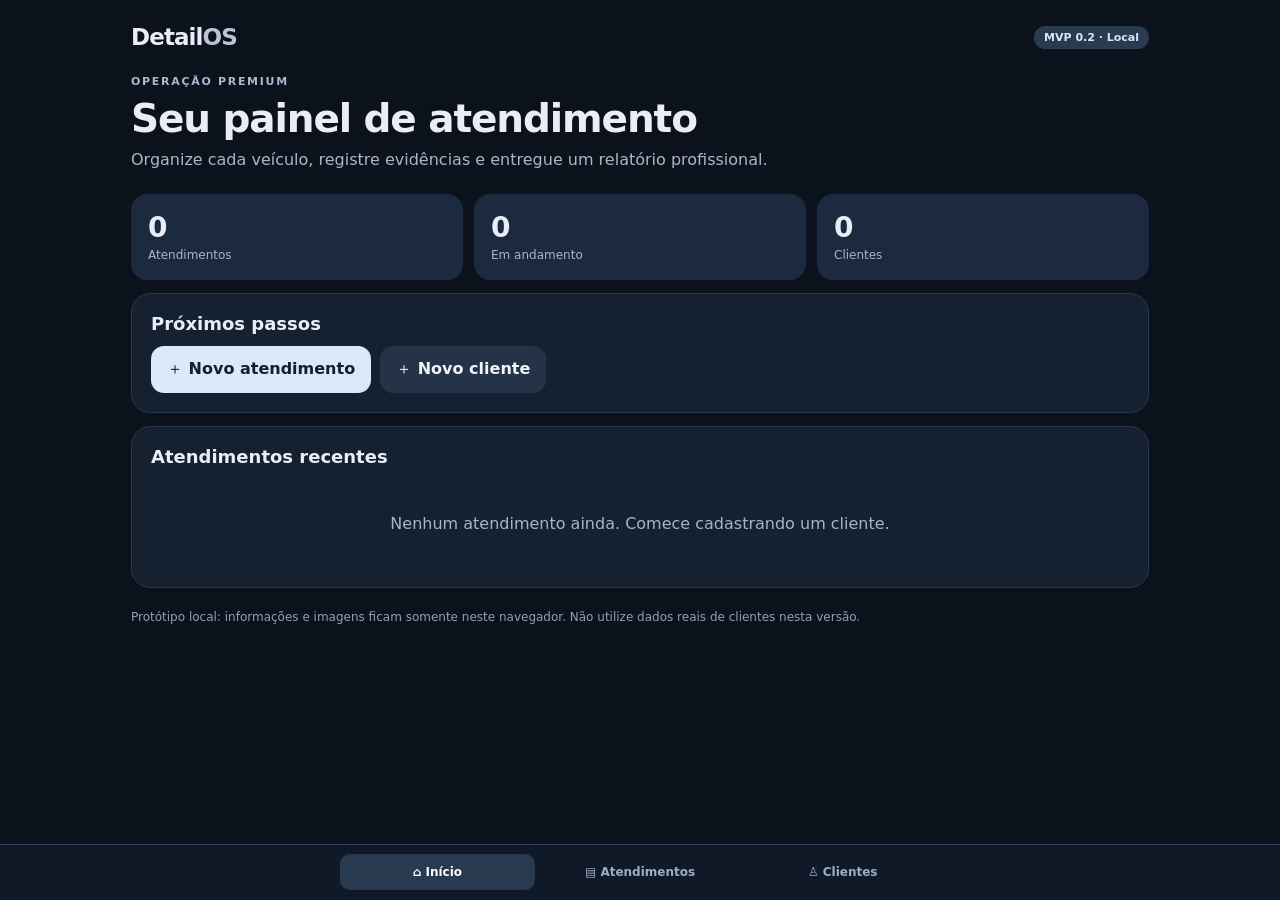
<file: index.html>
<!doctype html><html lang="pt-BR"><head><meta charset="UTF-8"><meta name="viewport" content="width=device-width,initial-scale=1,viewport-fit=cover"><meta name="theme-color" content="#101827"><meta name="description" content="DetailOS - gestão de cuidado automotivo"><link rel="manifest" href="manifest.webmanifest"><link rel="icon" href="icon.svg" type="image/svg+xml"><title>DetailOS · Operação</title><link rel="stylesheet" href="style.css"></head><body><div id="app"></div><script src="app.js" defer></script></body></html>
</file>
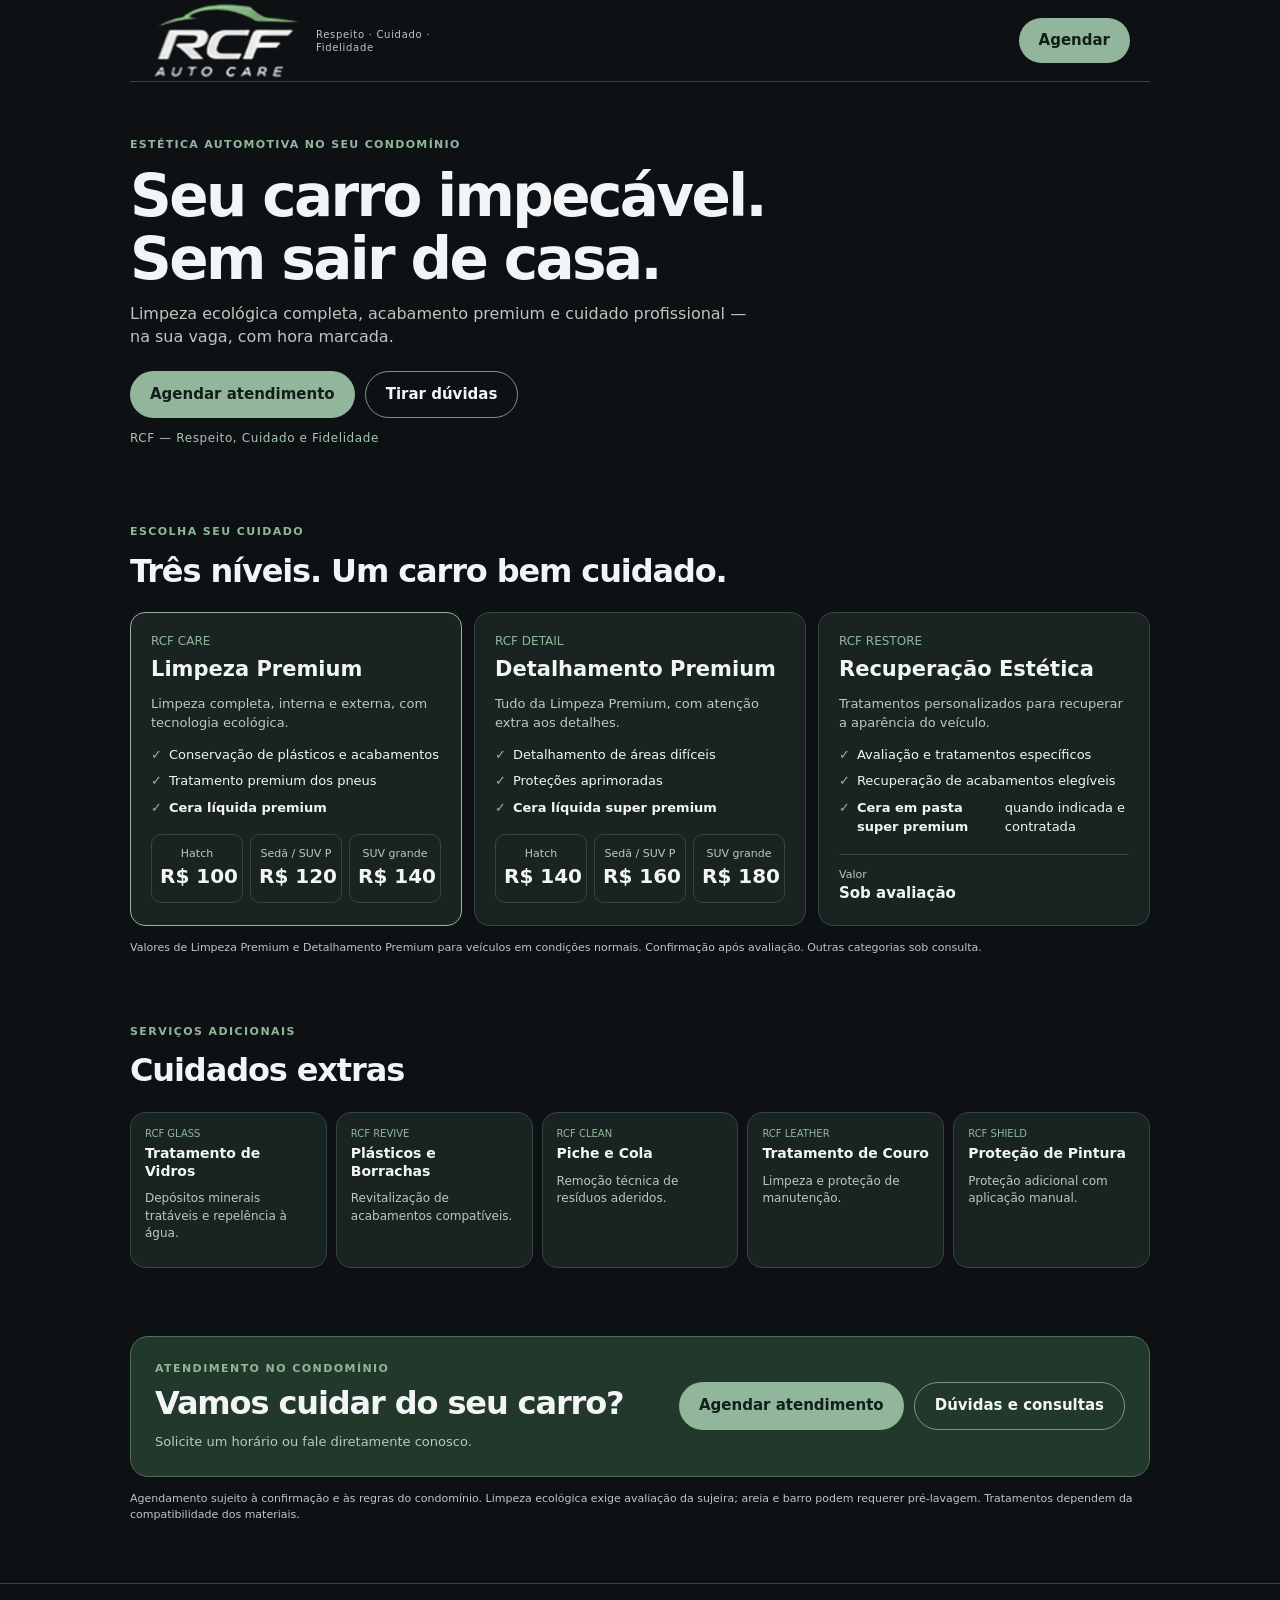
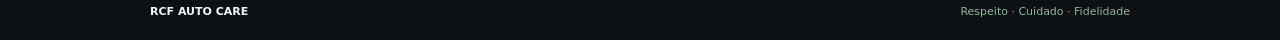
<file: catalogo/index.html>
<!DOCTYPE html>
<html lang="pt-BR"><head><meta charset="utf-8"/><meta content="width=device-width,initial-scale=1" name="viewport"/><meta content="#0D1114" name="theme-color"/><title>RCF Auto Care | Estética Automotiva Premium</title><style>
:root{--bg:#0D1114;--card:#192321;--ink:#F3F4F6;--muted:#b9c9c0;--green:#91B69C;--border:#33473f}*{box-sizing:border-box}html{scroll-behavior:smooth}body{margin:0;background:var(--bg);color:var(--ink);font:15px/1.45 system-ui,-apple-system,Segoe UI,sans-serif}button,input,select,textarea{font:inherit}button{cursor:pointer}a{color:inherit;text-decoration:none}.wrap{max-width:1020px;margin:auto;padding:0 20px}header{display:flex;justify-content:space-between;align-items:center;padding:20px 0;border-bottom:1px solid var(--border)}.logo{font-size:19px;letter-spacing:.22em;font-weight:800}.logo small{display:block;font-size:9px;font-weight:500;letter-spacing:.17em;color:var(--muted)}.button{border:0;border-radius:99px;background:var(--green);color:#102019;padding:12px 20px;font-weight:750;display:inline-block;text-align:center}.button.secondary{border:1px solid #789584;color:var(--ink);background:transparent}.hero{padding:55px 0 42px}.tag{color:var(--green);font-size:11px;letter-spacing:.13em;text-transform:uppercase;font-weight:800}h1{font-size:clamp(35px,6vw,58px);line-height:1.08;letter-spacing:-.045em;margin:12px 0}h2{font-size:clamp(24px,3vw,32px);letter-spacing:-.035em;margin:8px 0 18px}h3{font-size:21px;margin:4px 0}.hero p{font-size:16px;max-width:620px;margin:0 0 22px;color:var(--muted)}.cta-actions{display:flex;flex-wrap:wrap;gap:10px}.section{padding:34px 0}.grid{display:grid;grid-template-columns:repeat(3,minmax(0,1fr));gap:12px}.card,.extra,.price{background:var(--card);border:1px solid var(--border);border-radius:15px;padding:20px}.card:first-child{border-color:#9ac3a3}.sub{color:var(--green);font-size:12px}.card p,.extra p{font-size:13px;color:var(--muted);margin:10px 0}.card ul{padding:0;margin:13px 0 0;list-style:none}.card li{font-size:13px;margin:8px 0;display:flex;gap:7px}.card li:before{content:'✓';color:var(--green);font-weight:800}.prices-three{display:grid;grid-template-columns:repeat(3,minmax(0,1fr));gap:7px;margin-top:16px}.price{padding:11px 8px;text-align:center;font-size:11px;color:var(--muted);border-radius:10px}.price strong{display:block;font-size:20px;color:var(--ink);white-space:nowrap}.price.noteprice{font-size:11px}.cost{font-weight:750;font-size:15px;margin-top:17px;border-top:1px solid var(--border);padding-top:12px}.cost small{display:block;color:var(--muted);font-weight:400;font-size:11px}.extras{display:grid;grid-template-columns:repeat(5,minmax(0,1fr));gap:9px}.extra{padding:14px}.extra h3{font-size:14px;line-height:1.25}.extra .sub{font-size:10px}.extra p{font-size:12px}.muted,.note{color:var(--muted)}.note{font-size:11px;margin:14px 0 0}.bottom{background:#22382a;border:1px solid #4c7055;border-radius:18px;padding:24px;display:flex;align-items:center;justify-content:space-between;gap:20px}.bottom h2{margin:4px 0 6px}.bottom p{color:var(--muted);font-size:13px;margin:0}.footer{padding:20px 0;border-top:1px solid var(--border);color:var(--muted);font-size:11px;margin-top:26px}.modal{display:none;position:fixed;inset:0;z-index:99;background:rgba(0,0,0,.8);overflow:auto;padding:15px}.modal.active{display:block}.modal-card{max-width:740px;margin:10px auto;background:#1b2723;border:1px solid #627b69;border-radius:20px;padding:24px;color:var(--ink)}.modal-top{display:flex;justify-content:space-between;align-items:center;gap:12px}.modal-top h2{margin:0;font-size:25px}.close{background:transparent;border:0;color:white;font-size:30px}.formgrid{display:grid;grid-template-columns:1fr 1fr;gap:12px}.modal label{display:block;font-size:13px;margin:9px 0;color:#e1ebe4}.modal input:not([type=checkbox]):not([type=radio]),.modal select,.modal textarea{display:block;width:100%;padding:12px;margin-top:5px;background:#101715;border:1px solid #657669;border-radius:9px;color:white;font-size:14px}.modal fieldset{border:1px solid #536758;border-radius:12px;margin:17px 0}.checks-grid{display:grid;grid-template-columns:1fr 1fr;gap:0 12px}.checks-grid label{display:flex;gap:8px;align-items:center}.feedback{margin-top:14px;white-space:pre-wrap;color:#d8e7d9;font-size:13px}@media(max-width:800px){.grid{grid-template-columns:1fr}.extras{grid-template-columns:repeat(2,1fr)}.hero{padding:38px 0 26px}.section{padding:22px 0}.bottom{display:block}.bottom .cta-actions{margin-top:18px}}@media(max-width:550px){.formgrid,.checks-grid{grid-template-columns:1fr}.modal-card{padding:17px}.prices-three{grid-template-columns:repeat(3,minmax(0,1fr))}.price{font-size:10px;padding:10px 3px}.price strong{font-size:18px}.extras{grid-template-columns:1fr 1fr}.cta-actions .button{flex:1}.bottom .cta-actions{display:flex}}@media(max-width:360px){.prices-three{grid-template-columns:1fr}.extras{grid-template-columns:1fr}}

/* Identidade RCF Auto Care */
.estimate{grid-column:1/-1;color:var(--green)!important;font-weight:700;border:1px solid var(--border);border-radius:10px;padding:10px 12px;background:#13211b}.brandmark{overflow:visible}.brandmark img{background:transparent!important;border:0!important}
.brandmark{display:flex;align-items:center;gap:12px;min-width:0}.brandmark img{width:154px;height:auto;display:block;mix-blend-mode:normal}.brandmark .brand-values{font-size:10px;color:var(--muted);letter-spacing:.07em;max-width:140px;line-height:1.3}.hero{position:relative}.hero:before{display:none!important;content:none!important}.hero h1{max-width:720px}.hero .tag{letter-spacing:.12em}.value-line{font-size:12px;color:#a8c7b1;margin:12px 0 0;letter-spacing:.05em}.brand-footer{display:flex;align-items:center;justify-content:space-between;gap:12px;flex-wrap:wrap}.brand-footer strong{color:#F3F4F6}.brand-footer span{color:#91B69C}.card:first-child{border-color:#91B69C}.button:hover{filter:brightness(1.08)}.brandmark img{object-fit:contain}@media(max-width:550px){.brandmark img{width:124px}.brandmark .brand-values{display:none}header{padding:13px 0}.hero{padding-top:30px}}
/* Mobile-first refinements v0.9 */
.hero{border-left:0!important;box-shadow:none!important}
@media(max-width:600px){
 html,body{width:100%;max-width:100%;overflow-x:hidden}
 .wrap{padding-left:18px;padding-right:18px}
 header{padding-top:10px;padding-bottom:10px;gap:10px}
 .brandmark img{width:112px;max-width:100%;height:auto}
 header>.button{padding:10px 15px;font-size:13px;white-space:nowrap}
 .hero{padding:23px 0 23px!important}
 .hero .tag{font-size:10px;letter-spacing:.09em;line-height:1.45}
 .hero h1{font-size:clamp(31px,9.1vw,44px);line-height:1.07;letter-spacing:-.05em;margin:12px 0 14px;overflow-wrap:normal}
 .hero p{font-size:14px;line-height:1.5;margin-bottom:18px}
 .hero .cta-actions{display:grid;grid-template-columns:1fr 1fr;gap:8px}
 .hero .cta-actions .button{min-width:0;padding:12px 8px;font-size:12px;line-height:1.2}
 .value-line{font-size:11px;margin-top:15px;letter-spacing:0}
 .section{padding:21px 0}
 .section h2{font-size:25px;line-height:1.18}
 .card{padding:17px}.card h3{font-size:20px}
 .prices-three{gap:5px}.price{padding:10px 3px;font-size:10px}.price strong{font-size:17px}
 .extras{grid-template-columns:repeat(2,minmax(0,1fr));gap:8px}.extra{padding:12px}.extra h3{font-size:13px}.extra p{font-size:11px}
 .bottom{padding:19px}.bottom .cta-actions{display:grid;grid-template-columns:1fr;gap:8px}.bottom .cta-actions .button{width:100%}
 .modal{padding:8px}.modal-card{margin:4px auto;padding:16px;border-radius:14px}.modal-top h2{font-size:21px}
 .modal input:not([type=checkbox]):not([type=radio]),.modal select,.modal textarea{font-size:16px}
}
@media(max-width:360px){.hero .cta-actions{grid-template-columns:1fr}.prices-three{grid-template-columns:repeat(3,minmax(0,1fr))}.price strong{font-size:15px}.extras{grid-template-columns:1fr 1fr}}

.service-options{border:0;padding:0;margin:12px 0 15px;min-width:0}
.service-options legend{font-weight:700;margin-bottom:4px}
.form-hint{font-size:12px;color:#aabbb1;margin:0 0 10px}
.service-choices{display:grid;grid-template-columns:repeat(2,minmax(0,1fr));gap:9px}
.service-choices label{display:flex;align-items:center;gap:10px;background:#192421;border:1px solid #3b5147;border-radius:12px;padding:12px;cursor:pointer;min-width:0}
.service-choices label:has(input:checked){border-color:#91b69c;background:#26392f}
.service-choices input{accent-color:#91b69c;width:18px;height:18px;flex-shrink:0}
.service-choices span{display:flex;flex-direction:column;gap:2px;min-width:0}
.service-choices strong{font-size:13px;line-height:1.25}
.service-choices small{font-size:11px;color:#b9c9be;line-height:1.25}
.optional{font-size:12px;color:#aabbb1;font-weight:400}
@media(max-width:540px){.service-choices{grid-template-columns:1fr}.service-choices label{padding:11px 13px}}

/* v1.2: correção do seletor global que expandia os botões radio */
.modal .service-choices{display:grid;grid-template-columns:repeat(2,minmax(0,1fr));gap:10px;width:100%;min-width:0}
.modal .service-choices label{display:flex;align-items:center;gap:10px;margin:0;padding:12px;min-width:0;width:100%;overflow:hidden;cursor:pointer}
.modal .service-choices input[type="radio"]{appearance:auto;display:inline-block;flex:0 0 18px;width:18px;height:18px;min-width:18px;max-width:18px;margin:0;padding:0;border:0;background:transparent;accent-color:#91b69c}
.modal .service-choices label span{display:flex;flex:1 1 auto;min-width:0;flex-direction:column;overflow-wrap:anywhere}
.modal .service-choices strong,.modal .service-choices small{display:block;white-space:normal;overflow-wrap:anywhere}
.modal .service-options{min-width:0;width:100%;max-width:100%}
.modal .modal-card{width:100%;max-width:740px;box-sizing:border-box;overflow-x:hidden}
@media(max-width:650px){.modal .service-choices{grid-template-columns:1fr}.modal .service-choices label{padding:13px 12px}}
</style></head><body><header class="wrap"><div class="brandmark"><img alt="RCF Auto Care — silhueta de carro verde-sálvia sobre RCF branco" src="[data-uri]"/><span class="brand-values">Respeito · Cuidado · Fidelidade</span></div><button class="button" onclick="openBooking()">Agendar</button></header><main><section class="hero wrap"><div class="tag">Estética automotiva no seu condomínio</div><h1>Seu carro impecável.<br/>Sem sair de casa.</h1><p>Limpeza ecológica completa, acabamento premium e cuidado profissional — na sua vaga, com hora marcada.</p><div class="cta-actions"><button class="button" onclick="openBooking()">Agendar atendimento</button><button class="button secondary" onclick="askQuestion()">Tirar dúvidas</button></div><div class="value-line">RCF — Respeito, Cuidado e Fidelidade</div></section><section class="section wrap" id="servicos"><div class="tag">Escolha seu cuidado</div><h2>Três níveis. Um carro bem cuidado.</h2><div class="grid"><article class="card"><div class="sub">RCF CARE</div><h3>Limpeza Premium</h3><p>Limpeza completa, interna e externa, com tecnologia ecológica.</p><ul><li>Conservação de plásticos e acabamentos</li><li>Tratamento premium dos pneus</li><li><b>Cera líquida premium</b></li></ul><div class="prices-three"><div class="price">Hatch<strong>R$ 100</strong></div><div class="price">Sedã / SUV P<strong>R$ 120</strong></div><div class="price">SUV grande<strong>R$ 140</strong></div></div></article><article class="card"><div class="sub">RCF DETAIL</div><h3>Detalhamento Premium</h3><p>Tudo da Limpeza Premium, com atenção extra aos detalhes.</p><ul><li>Detalhamento de áreas difíceis</li><li>Proteções aprimoradas</li><li><b>Cera líquida super premium</b></li></ul><div class="prices-three"><div class="price">Hatch<strong>R$ 140</strong></div><div class="price">Sedã / SUV P<strong>R$ 160</strong></div><div class="price">SUV grande<strong>R$ 180</strong></div></div></article><article class="card"><div class="sub">RCF RESTORE</div><h3>Recuperação Estética</h3><p>Tratamentos personalizados para recuperar a aparência do veículo.</p><ul><li>Avaliação e tratamentos específicos</li><li>Recuperação de acabamentos elegíveis</li><li><b>Cera em pasta super premium</b> quando indicada e contratada</li></ul><div class="cost"><small>Valor</small>Sob avaliação</div></article></div><p class="note">Valores de Limpeza Premium e Detalhamento Premium para veículos em condições normais. Confirmação após avaliação. Outras categorias sob consulta.</p></section><section class="section wrap" id="extras"><div class="tag">Serviços adicionais</div><h2>Cuidados extras</h2><div class="extras"><div class="extra"><div class="sub">RCF GLASS</div><h3>Tratamento de Vidros</h3><p>Depósitos minerais tratáveis e repelência à água.</p></div><div class="extra"><div class="sub">RCF REVIVE</div><h3>Plásticos e Borrachas</h3><p>Revitalização de acabamentos compatíveis.</p></div><div class="extra"><div class="sub">RCF CLEAN</div><h3>Piche e Cola</h3><p>Remoção técnica de resíduos aderidos.</p></div><div class="extra"><div class="sub">RCF LEATHER</div><h3>Tratamento de Couro</h3><p>Limpeza e proteção de manutenção.</p></div><div class="extra"><div class="sub">RCF SHIELD</div><h3>Proteção de Pintura</h3><p>Proteção adicional com aplicação manual.</p></div></div></section><section class="section wrap" id="contato"><div class="bottom"><div><div class="tag">Atendimento no condomínio</div><h2>Vamos cuidar do seu carro?</h2><p>Solicite um horário ou fale diretamente conosco.</p></div><div class="cta-actions"><button class="button" onclick="openBooking()">Agendar atendimento</button><button class="button secondary" onclick="askQuestion()">Dúvidas e consultas</button></div></div><p class="note">Agendamento sujeito à confirmação e às regras do condomínio. Limpeza ecológica exige avaliação da sujeira; areia e barro podem requerer pré-lavagem. Tratamentos dependem da compatibilidade dos materiais.</p></section></main><footer class="footer"><div class="wrap"><div class="brand-footer"><strong>RCF AUTO CARE</strong><span>Respeito · Cuidado · Fidelidade</span></div></div></footer><div aria-hidden="true" class="modal" id="bookingModal"><div aria-labelledby="bookingTitle" aria-modal="true" class="modal-card" role="dialog"><div class="modal-top"><h2 id="bookingTitle">Solicitar agendamento</h2><button aria-label="Fechar" class="close" onclick="closeBooking()" type="button">×</button></div><p>É rapidinho: informe seu nome e marque o serviço.</p><form id="bookingForm">
<div class="formgrid">
<label>Seu nome *<input name="nome" autocomplete="name" maxlength="90" placeholder="Como podemos chamar você?" required></label>
</div>
<fieldset class="service-options">
<legend>Qual serviço você deseja? *</legend>
<p class="form-hint">Marque uma opção. Podemos confirmar os detalhes pelo WhatsApp.</p>
<div class="service-choices">
<label><input type="radio" name="servico" value="Limpeza Premium" required><span><strong>Limpeza Premium</strong><small>Cera líquida premium</small></span></label>
<label><input type="radio" name="servico" value="Detalhamento Premium"><span><strong>Detalhamento Premium</strong><small>Cera líquida super premium</small></span></label>
<label><input type="radio" name="servico" value="Recuperação Estética"><span><strong>Recuperação Estética</strong><small>Avaliação personalizada</small></span></label>
<label><input type="radio" name="servico" value="Não sei, tenho dúvida"><span><strong>Não sei, tenho dúvida</strong><small>Quero conversar antes de escolher</small></span></label>
</div>
</fieldset>
<label>Seu carro <span class="optional">(opcional)</span>
<input name="veiculo" maxlength="90" placeholder="Ex.: Onix, Corolla, SUV... ou deixe em branco"></label>
<label>Alguma preferência ou observação? <span class="optional">(opcional)</span>
<textarea name="observacoes" maxlength="400" rows="2" placeholder="Ex.: prefiro sábado de manhã"></textarea></label>
<p class="note">Ao continuar, o WhatsApp abrirá com sua solicitação pronta. Você só precisa tocar em Enviar. Nenhum dado é armazenado neste site.</p>
<button class="button" type="submit">Continuar no WhatsApp</button>
<div id="bookingFeedback" class="feedback" aria-live="polite"></div>
</form></div></div><script>// CONFIGURAÇÃO: substitua pelo número oficial com DDI 55, DDD e telefone, só dígitos.
const WHATSAPP_NUMBER = '5521987721675';
function configured(){return /^55\d{10,11}$/.test(WHATSAPP_NUMBER)}
function whatsapp(message, feedback){
 const url='https://wa.me/'+WHATSAPP_NUMBER+'?text='+encodeURIComponent(message);
 if(configured()){window.open(url,'_blank','noopener,noreferrer'); if(feedback)feedback.textContent='O WhatsApp foi aberto. Confira e toque em Enviar para concluir sua solicitação.';return}
 if(feedback){feedback.textContent='Prévia: falta configurar o número oficial do WhatsApp no arquivo HTML. Copie a mensagem abaixo para testar:';let t=document.createElement('textarea');t.value=message;t.readOnly=true;t.style.width='100%';t.rows=12;feedback.append(t);let b=document.createElement('button');b.type='button';b.className='button';b.textContent='Copiar mensagem';b.onclick=()=>navigator.clipboard?.writeText(message).then(()=>{b.textContent='Copiado!'}).catch(()=>{t.select();document.execCommand('copy')});feedback.append(b)}else alert('Configure o número do WhatsApp antes de publicar.');
}
function openBooking(){const m=document.getElementById('bookingModal');m.classList.add('active');m.setAttribute('aria-hidden','false');document.body.style.overflow='hidden';document.querySelector('[name=nome]').focus()}
function closeBooking(){const m=document.getElementById('bookingModal');m.classList.remove('active');m.setAttribute('aria-hidden','true');document.body.style.overflow=''}
function askQuestion(){whatsapp('Olá! Vi o catálogo RCF Auto Care e gostaria de tirar algumas dúvidas sobre os serviços de cuidados automotivos no meu condomínio.')}
document.getElementById('bookingModal').addEventListener('click',e=>{if(e.target.id==='bookingModal')closeBooking()});document.addEventListener('keydown',e=>{if(e.key==='Escape')closeBooking()});
document.getElementById('bookingForm').addEventListener('submit',e=>{
 e.preventDefault();
 const f=e.currentTarget,d=new FormData(f);
 const id='RCF-'+new Date().toISOString().slice(0,10).replaceAll('-','')+'-'+Math.random().toString(36).slice(2,6).toUpperCase();
 const msg=[
 '*RCF AUTO CARE | SOLICITAÇÃO DE AGENDAMENTO*',
 'Protocolo: '+id,
 '',
 '*Nome:* '+d.get('nome'),
 '*Serviço desejado:* '+d.get('servico'),
 '*Veículo:* '+(d.get('veiculo')||'A informar'),
 '*Preferências / observações:* '+(d.get('observacoes')||'A combinar'),
 '',
 'Gostaria de verificar a disponibilidade e confirmar o valor para meu veículo.',
 '*Status:* Aguardando confirmação da RCF Auto Care.',
 'Solicitação gerada pelo catálogo online; não é uma OS confirmada.'
 ].join('\n');
 const feedback=document.getElementById('bookingFeedback');
 feedback.innerHTML='';
 whatsapp(msg,feedback);
});
</script></body></html>
</file>
<file: style.css>
:root{font-family:Inter,system-ui,-apple-system,BlinkMacSystemFont,'Segoe UI',sans-serif;color:#e9eef6;background:#0c121c;font-synthesis:none}*{box-sizing:border-box}body{margin:0}button,input,select,textarea{font:inherit}button{cursor:pointer}button:disabled{opacity:.45;cursor:not-allowed}.shell{max-width:1050px;margin:auto;padding:18px 16px 110px}.top{display:flex;align-items:center;justify-content:space-between;gap:12px;margin:6px 0 25px}.brand{font-size:23px;font-weight:800;letter-spacing:-.9px}.brand span{color:#b8c5d8}.muted{color:#9daabe}.eyebrow{color:#a9b9ce;text-transform:uppercase;letter-spacing:1.7px;font-size:11px;font-weight:750}.h1{font-size:clamp(26px,5vw,39px);margin:8px 0 7px;letter-spacing:-1.1px}.subtitle{color:#aab7ca;line-height:1.5;margin:0 0 22px}.btn{background:#dce7f7;color:#102033;border:0;border-radius:13px;padding:13px 16px;font-weight:750;display:inline-flex;align-items:center;justify-content:center;gap:8px}.btn.secondary{background:#243347;color:#f1f5fb}.btn.ghost{background:transparent;border:1px solid #3b4c62;color:#dfe8f4}.btn.danger{background:#44242c;color:#ffced5}.btn.small{padding:9px 12px;font-size:13px}.btn.full{width:100%}.panel{border:1px solid #28384c;border-radius:19px;background:#152030;padding:19px;margin:13px 0}.panel h2{font-size:18px;margin:0 0 12px}.cards{display:grid;grid-template-columns:repeat(3,1fr);gap:11px}.stat{border-radius:16px;background:#1b2a3e;padding:17px}.stat b{display:block;font-size:28px}.stat span{color:#a5b5ca;font-size:12px}.stack{display:grid;gap:11px}.item{display:flex;justify-content:space-between;align-items:center;gap:14px;border:1px solid #344459;border-radius:14px;padding:15px;background:#1a293b}.item strong{display:block;margin-bottom:4px}.item small{color:#a6b7cd}.row{display:flex;gap:9px;align-items:center;flex-wrap:wrap}.between{justify-content:space-between}.pill{border-radius:99px;background:#293b50;color:#d8e7f7;padding:5px 10px;font-size:11px;font-weight:750}.pill.ok{background:#1d483b;color:#9ef1ca}.pill.warn{background:#54412b;color:#ffe1a6}.formgrid{display:grid;grid-template-columns:1fr 1fr;gap:12px}.field{display:grid;gap:6px;margin:0 0 13px}.field label{font-size:12px;font-weight:700;color:#c6d5e7}.field input,.field select,.field textarea{background:#0d1724;border:1px solid #3b4e64;color:#f3f6fc;border-radius:11px;padding:12px;width:100%;min-height:45px}.field textarea{min-height:90px;resize:vertical}.nav{position:fixed;bottom:0;left:0;right:0;background:#111b29f5;border-top:1px solid #35465c;display:flex;justify-content:center;z-index:10;padding:9px 10px max(10px,env(safe-area-inset-bottom))}.navinner{display:flex;gap:8px;width:min(100%,600px)}.nav button{flex:1;border:0;border-radius:10px;padding:11px 6px;background:transparent;color:#9caec3;font-size:12px;font-weight:700}.nav button.active{background:#283a50;color:#fff}.progress{height:9px;border-radius:99px;background:#314158;overflow:hidden}.progress>div{height:100%;background:#a6dfcc;transition:width .2s}.photo-grid{display:grid;grid-template-columns:repeat(2,minmax(0,1fr));gap:12px}.photo-card{border:1px solid #3b4b60;background:#19283a;border-radius:14px;padding:11px}.photo-card strong{font-size:13px}.photo-pair{display:grid;grid-template-columns:1fr 1fr;gap:7px;margin-top:10px}.photo-slot{position:relative;border:1px dashed #64748b;border-radius:11px;aspect-ratio:4/3;overflow:hidden;background:#0c1725;display:flex;align-items:center;justify-content:center;flex-direction:column;gap:4px;color:#b8c9db;font-size:12px;text-align:center}.photo-slot img{width:100%;height:100%;object-fit:cover}.photo-slot input{position:absolute;inset:0;opacity:0;cursor:pointer;width:100%}.photo-slot .tag{position:absolute;top:4px;left:4px;background:#0c1725d9;padding:3px 6px;border-radius:5px;font-size:10px}.checks{display:grid;gap:10px}.check{display:flex;align-items:flex-start;gap:12px;background:#1a2b3e;border:1px solid #35475c;padding:14px;border-radius:12px}.check input{width:22px;height:22px;accent-color:#a6dfcc;flex-shrink:0}.check span{font-size:14px}.notice{padding:13px;border-radius:12px;background:#3a2e21;color:#f8dfb7;font-size:13px;line-height:1.5}.success{background:#1b3a32;color:#b9f2dc}.tabs{display:flex;gap:8px;overflow-x:auto;padding:5px 0 14px}.tabs button{white-space:nowrap}.empty{text-align:center;padding:35px 15px;color:#a5b6ca}.hide{display:none}.footer-note{font-size:12px;color:#8fa1b7;line-height:1.5;margin-top:20px}a{color:#c8d9ff}@media(max-width:620px){.cards{grid-template-columns:repeat(3,1fr)}.stat{padding:12px}.stat b{font-size:23px}.formgrid{grid-template-columns:1fr}.photo-grid{grid-template-columns:1fr}.shell{padding:15px 12px 100px}.panel{padding:14px}.item{align-items:flex-start;flex-direction:column}.item .btn{width:100%}}@media print{body{background:#fff;color:#182338}.shell,.nav{display:none!important}#printRoot{display:block!important}}#printRoot{display:none}
</file>
